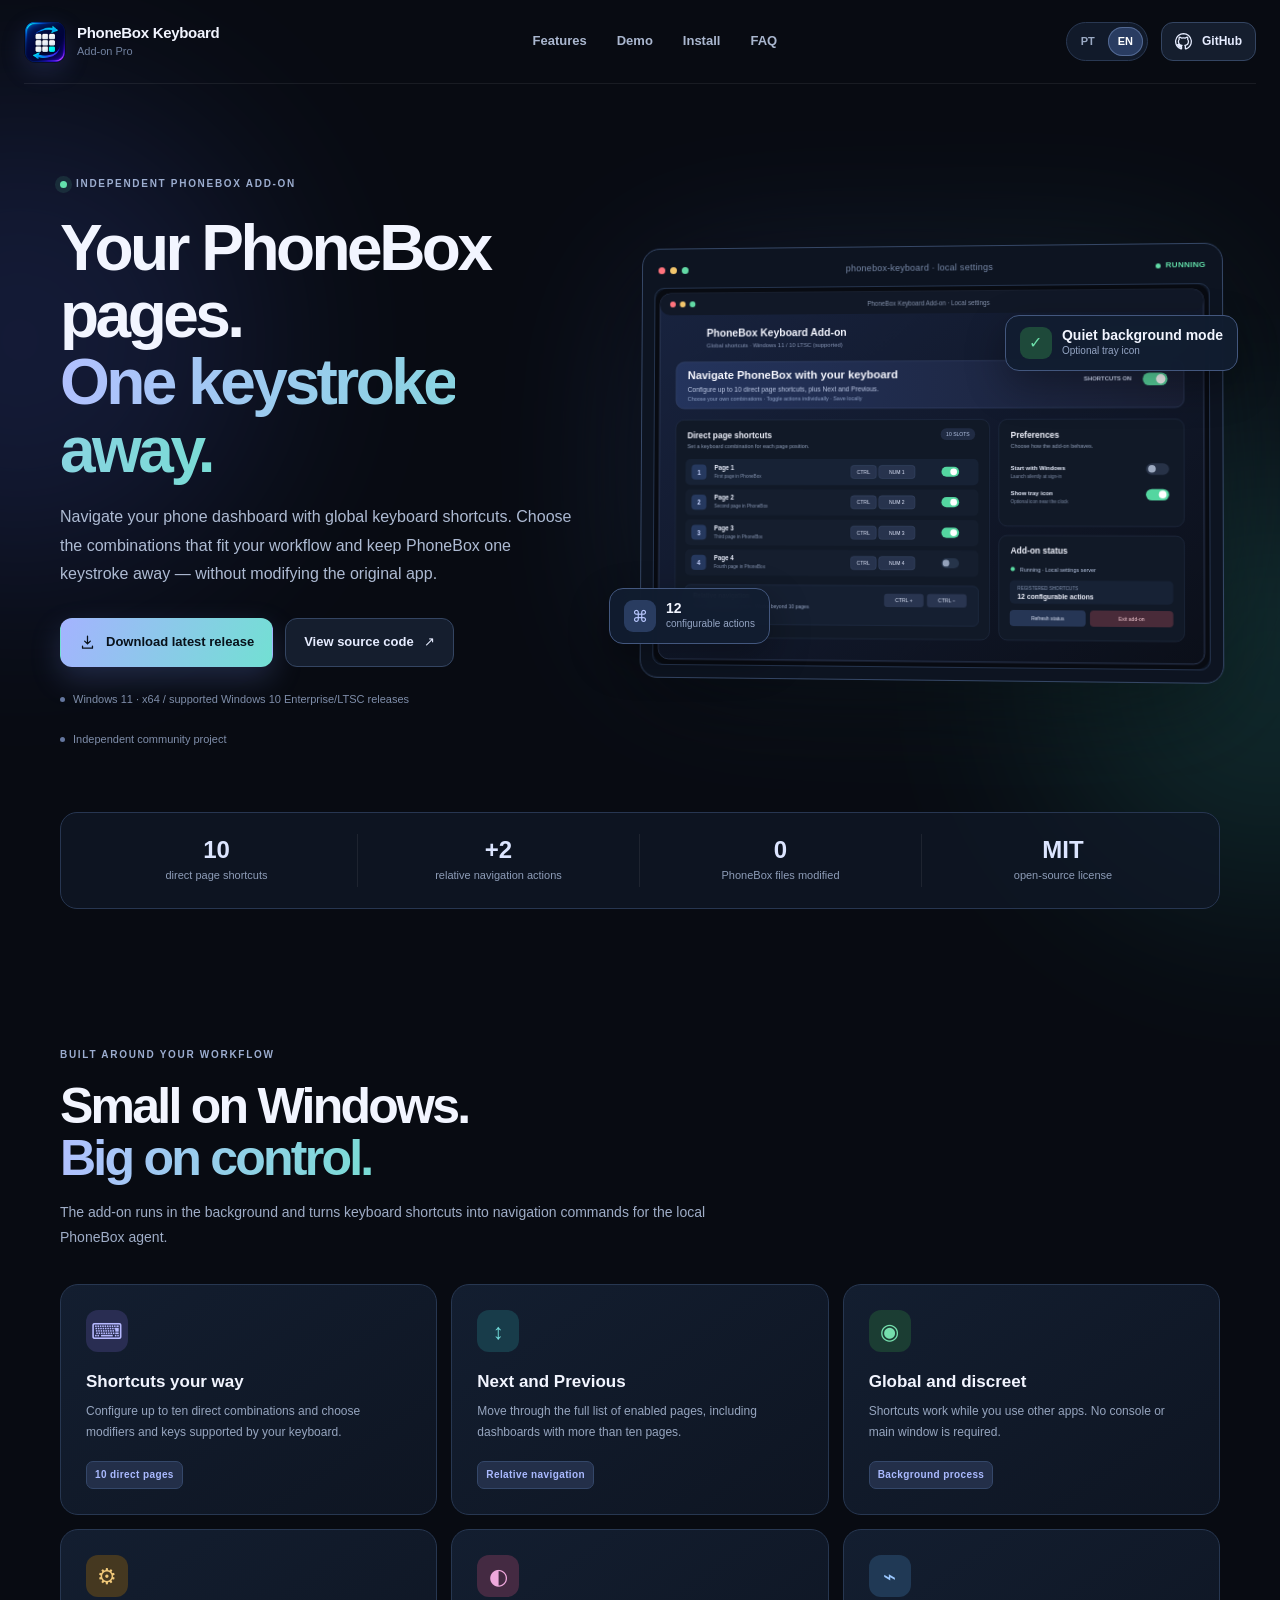
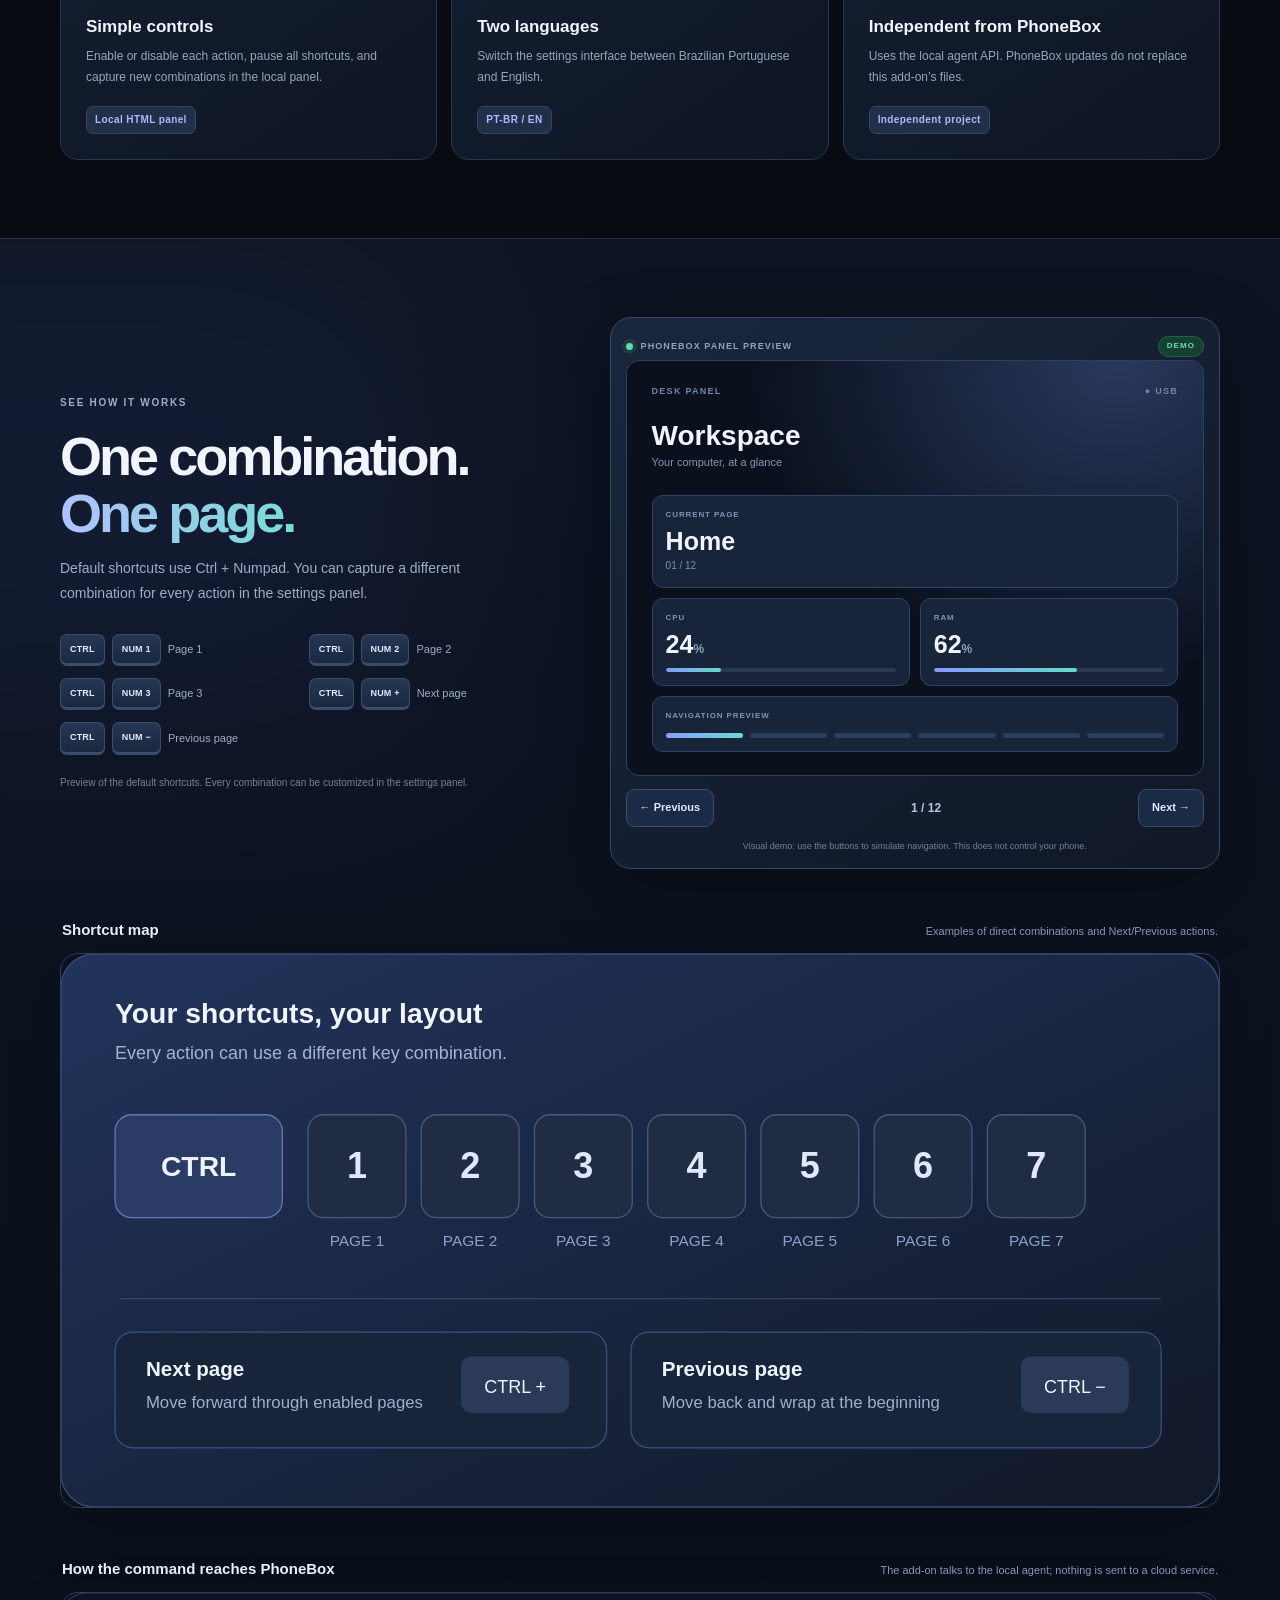
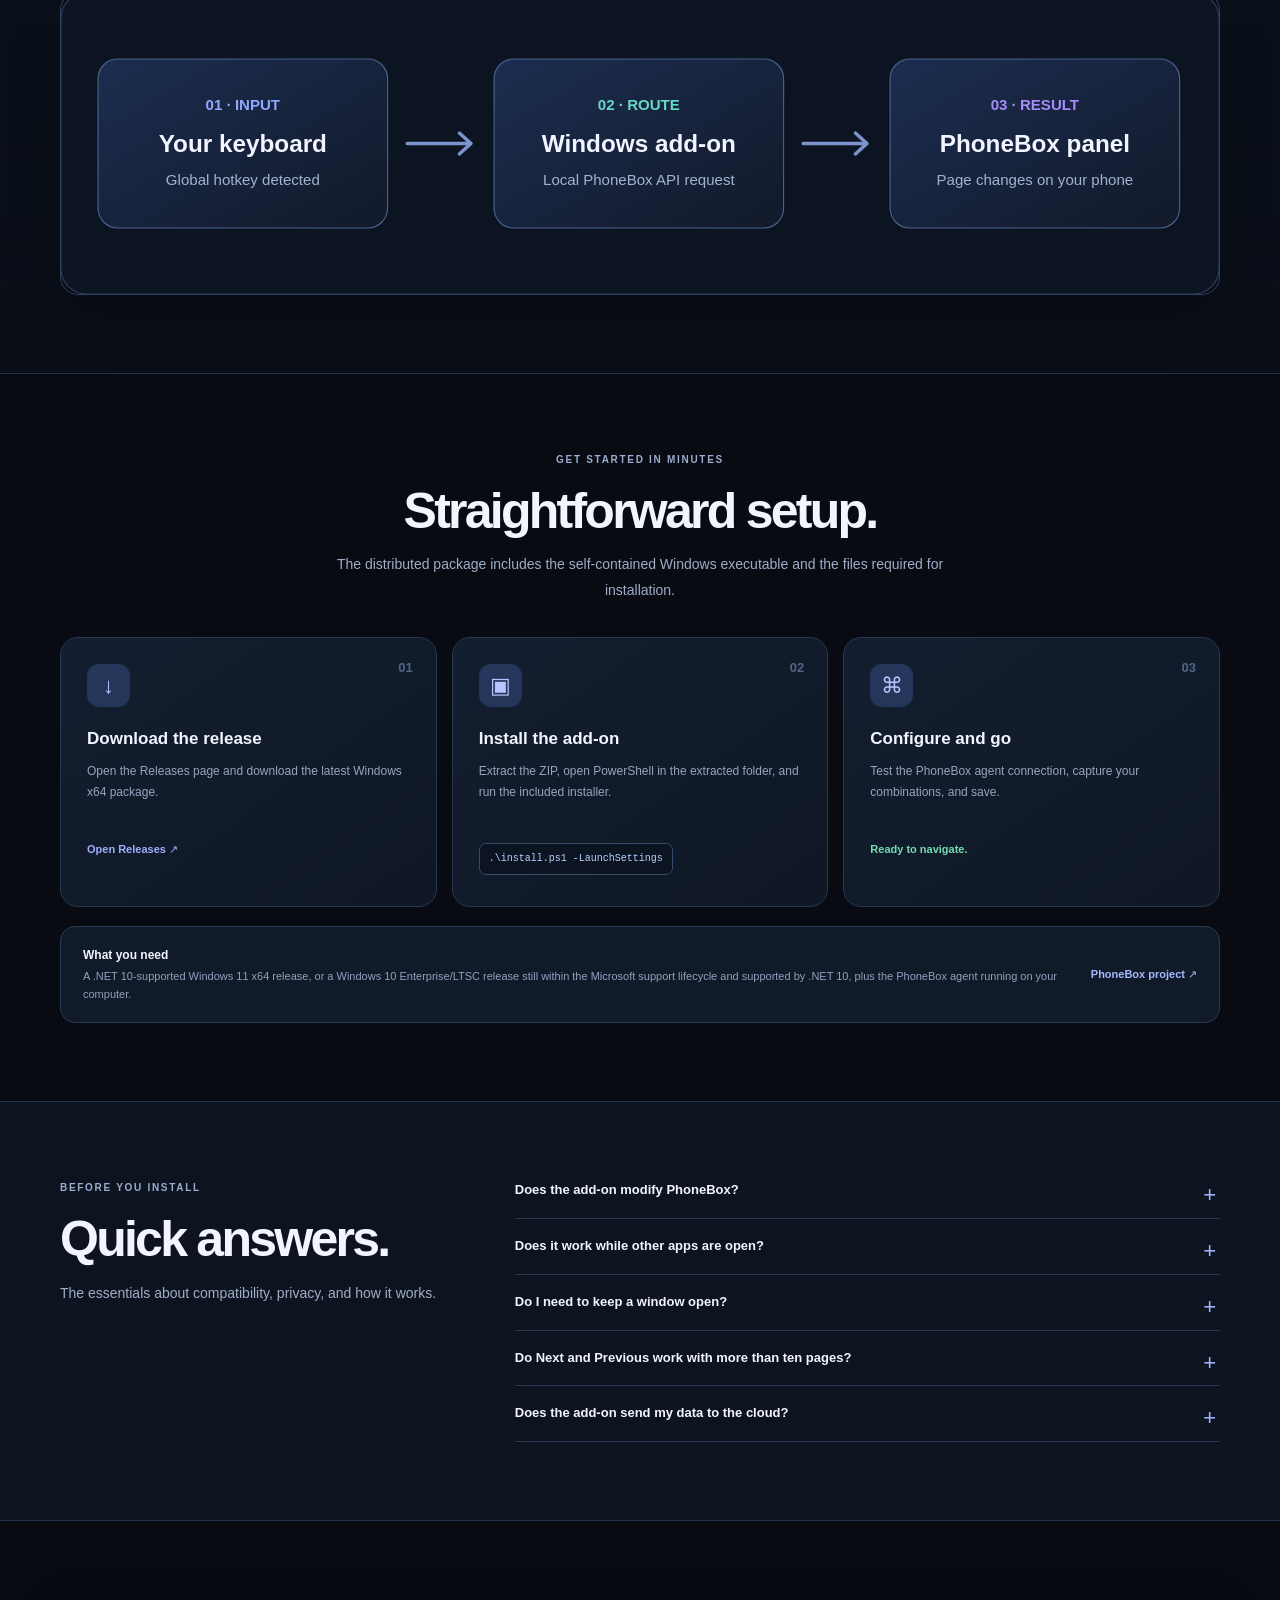
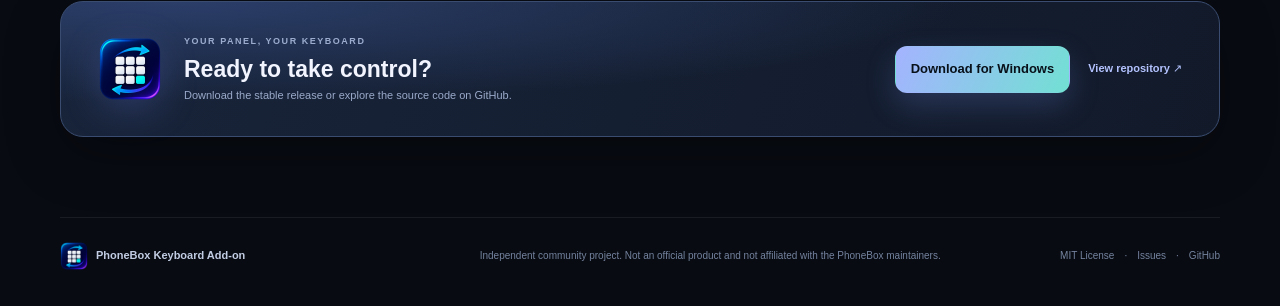
<file: site/index.html>
<!doctype html>
<html lang="pt-BR">
<head>
  <meta charset="utf-8">
  <meta name="viewport" content="width=device-width, initial-scale=1">
  <meta name="color-scheme" content="dark">
  <meta name="theme-color" content="#0b0e17">
  <meta name="description" content="Navigate PhoneBox pages with configurable global keyboard shortcuts on Windows. Ten direct page shortcuts, plus Next and Previous.">
  <meta property="og:type" content="website">
  <meta property="og:title" content="PhoneBox Keyboard Add-on">
  <meta property="og:description" content="Your PhoneBox pages. One keystroke away.">
  <meta property="og:image" content="https://ultraalmir.github.io/Keyboard-Addon-for-PhoneBox/assets/panel-preview.svg">
  <title>PhoneBox Keyboard Add-on — Your pages, one keystroke away</title>
  <link rel="icon" href="assets/favicon.ico" sizes="any">
  <link rel="icon" href="assets/phonebox-keyboard.png" type="image/png">
  <link rel="stylesheet" href="assets/site.css">
</head>
<body>
  <div class="ambient ambient-one" aria-hidden="true"></div>
  <div class="ambient ambient-two" aria-hidden="true"></div>
  <header class="site-header">
    <a class="brand" href="#top" aria-label="Início do PhoneBox Keyboard Add-on" data-i18n-aria="brandHomeLabel">
      <img src="assets/phonebox-keyboard.png" alt="" width="42" height="42">
      <span><strong>PhoneBox Keyboard</strong><small>Add-on Pro</small></span>
    </a>
    <nav class="desktop-nav" aria-label="Navegação principal" data-i18n-aria="mainNavigationLabel">
      <a href="#features" data-i18n="navFeatures">Recursos</a>
      <a href="#demo" data-i18n="navDemo">Demonstração</a>
      <a href="#install" data-i18n="navInstall">Instalação</a>
      <a href="#faq" data-i18n="navFaq">Dúvidas</a>
    </nav>
    <div class="header-actions">
      <div class="language-switch" role="group" aria-label="Seletor de idioma" data-i18n-aria="languagePickerLabel">
        <button type="button" data-language="pt-BR" class="active" aria-pressed="true">PT</button>
        <button type="button" data-language="en" aria-pressed="false">EN</button>
      </div>
      <a class="button button-small button-outline github-link" href="https://github.com/Ultraalmir/Keyboard-Addon-for-PhoneBox" target="_blank" rel="noopener noreferrer">
        <svg viewBox="0 0 24 24" aria-hidden="true"><path d="M12 .9a11.1 11.1 0 0 0-3.51 21.63c.56.1.76-.24.76-.54v-2.1c-3.1.67-3.76-1.32-3.76-1.32-.5-1.28-1.23-1.62-1.23-1.62-1.01-.69.08-.68.08-.68 1.12.08 1.71 1.15 1.71 1.15 1 .1.53 2.2 3.15 1.55.1-.72.39-1.21.7-1.49-2.47-.28-5.07-1.24-5.07-5.5 0-1.22.44-2.22 1.15-3-.12-.28-.5-1.42.11-2.96 0 0 .94-.3 3.05 1.15a10.6 10.6 0 0 1 5.55 0c2.12-1.45 3.05-1.15 3.05-1.15.61 1.54.23 2.68.12 2.96.71.78 1.14 1.78 1.14 3.02 0 4.27-2.6 5.21-5.08 5.49.4.35.75 1.02.75 2.06V22c0 .3.2.65.77.54A11.1 11.1 0 0 0 12 .9Z"/></svg>
        <span>GitHub</span>
      </a>
    </div>
  </header>

  <main id="top">
    <section class="hero wrap">
      <div class="hero-copy">
        <div class="eyebrow"><span class="pulse"></span><span data-i18n="eyebrow">COMPLEMENTO INDEPENDENTE PARA PHONEBOX</span></div>
        <h1 data-i18n="heroTitle">Suas páginas do PhoneBox.<br><em>Um atalho de distância.</em></h1>
        <p class="hero-lead" data-i18n="heroLead">Navegue pelo painel do seu celular usando combinações globais do teclado. Configure cada tecla do seu jeito e deixe o PhoneBox sempre a um toque de distância — sem modificar o aplicativo original.</p>
        <div class="hero-buttons">
          <a class="button button-primary" href="https://github.com/Ultraalmir/Keyboard-Addon-for-PhoneBox/releases/latest" target="_blank" rel="noopener noreferrer">
            <svg viewBox="0 0 24 24" aria-hidden="true"><path d="M12 3v11m0 0 4-4m-4 4-4-4M5 17v3h14v-3"/></svg>
            <span data-i18n="downloadLatest">Baixar versão mais recente</span>
          </a>
          <a class="button button-outline" href="https://github.com/Ultraalmir/Keyboard-Addon-for-PhoneBox" target="_blank" rel="noopener noreferrer">
            <span data-i18n="viewSource">Ver código-fonte</span><span aria-hidden="true">↗</span>
          </a>
        </div>
        <div class="hero-meta">
          <span><i class="meta-dot"></i><span data-i18n="windowsOnly">Windows 11 · x64 / Windows 10 Enterprise-LTSC em versões suportadas</span></span>
          <span><i class="meta-dot"></i><span data-i18n="communityProject">Projeto comunitário independente</span></span>
        </div>
      </div>
      <div class="hero-visual">
        <div class="visual-glow"></div>
        <div class="preview-frame">
          <div class="preview-topline"><span class="traffic"><i></i><i></i><i></i></span><span>phonebox-keyboard · local settings</span><span class="preview-status"><i></i> <b data-i18n="running">EM EXECUÇÃO</b></span></div>
          <img src="assets/panel-preview.svg" alt="Prévia ilustrativa do painel de configurações com atalhos, navegação relativa e preferências" data-alt="panelAlt">
        </div>
        <div class="float-chip chip-left"><span class="chip-icon">⌘</span><span><b>12</b><small data-i18n="configurableActions">ações configuráveis</small></span></div>
        <div class="float-chip chip-right"><span class="chip-check">✓</span><span><b data-i18n="quietMode">Modo silencioso</b><small data-i18n="trayOptional">Ícone de bandeja opcional</small></span></div>
      </div>
    </section>

    <section class="trust-strip wrap" aria-label="Destaques do projeto" data-i18n-aria="projectHighlightsLabel">
      <div><strong>10</strong><span data-i18n="statDirect">atalhos diretos para páginas</span></div>
      <div><strong>+2</strong><span data-i18n="statRelative">ações de navegação relativa</span></div>
      <div><strong>0</strong><span data-i18n="statChanges">arquivos do PhoneBox modificados</span></div>
      <div><strong>MIT</strong><span data-i18n="statLicense">licença de código aberto</span></div>
    </section>

    <section class="section wrap" id="features">
      <div class="section-heading">
        <div class="eyebrow" data-i18n="featuresEyebrow">FEITO PARA O SEU FLUXO</div>
        <h2 data-i18n="featuresTitle">Pequeno no Windows.<br><em>Grande no controle.</em></h2>
        <p data-i18n="featuresLead">O add-on roda em segundo plano e transforma atalhos do teclado em comandos de navegação para o agente local do PhoneBox.</p>
      </div>
      <div class="feature-grid">
        <article class="feature-card"><div class="feature-icon violet">⌨</div><h3 data-i18n="feature1Title">Atalhos do seu jeito</h3><p data-i18n="feature1Text">Configure até dez combinações diretas e escolha modificadores e teclas compatíveis com seu teclado.</p><span class="feature-tag" data-i18n="feature1Tag">10 páginas diretas</span></article>
        <article class="feature-card"><div class="feature-icon cyan">↕</div><h3 data-i18n="feature2Title">Próxima e anterior</h3><p data-i18n="feature2Text">Avance ou volte pela lista completa de páginas habilitadas, inclusive quando seu painel tiver mais de dez.</p><span class="feature-tag" data-i18n="feature2Tag">Navegação relativa</span></article>
        <article class="feature-card"><div class="feature-icon green">◉</div><h3 data-i18n="feature3Title">Global e discreto</h3><p data-i18n="feature3Text">Os atalhos funcionam enquanto você usa outros programas. Sem console ou janela principal.</p><span class="feature-tag" data-i18n="feature3Tag">Processo em segundo plano</span></article>
        <article class="feature-card"><div class="feature-icon amber">⚙</div><h3 data-i18n="feature4Title">Controle simples</h3><p data-i18n="feature4Text">Ative ou desative cada ação, pause todos os atalhos e capture novas combinações no painel local.</p><span class="feature-tag" data-i18n="feature4Tag">Painel HTML local</span></article>
        <article class="feature-card"><div class="feature-icon pink">◐</div><h3 data-i18n="feature5Title">Dois idiomas</h3><p data-i18n="feature5Text">A interface de configurações pode ser alternada entre Português (Brasil) e English.</p><span class="feature-tag" data-i18n="feature5Tag">PT-BR / EN</span></article>
        <article class="feature-card"><div class="feature-icon blue">⌁</div><h3 data-i18n="feature6Title">Independente do PhoneBox</h3><p data-i18n="feature6Text">Usa a API local do agente. Atualizações do PhoneBox não substituem os arquivos deste complemento.</p><span class="feature-tag" data-i18n="feature6Tag">Projeto independente</span></article>
      </div>
    </section>

    <section class="section demo-section" id="demo">
      <div class="wrap demo-layout">
        <div class="demo-copy">
          <div class="eyebrow" data-i18n="demoEyebrow">VEJA COMO FUNCIONA</div>
          <h2 data-i18n="demoTitle">Uma combinação.<br><em>Uma página.</em></h2>
          <p data-i18n="demoLead">Os atalhos padrão usam Ctrl + Numpad. No painel, você pode capturar outras combinações para cada ação.</p>
          <div class="shortcut-examples">
            <div><span class="keycap">CTRL</span><span class="keycap">NUM 1</span><span class="example-label" data-i18n="pageOne">Página 1</span></div>
            <div><span class="keycap">CTRL</span><span class="keycap">NUM 2</span><span class="example-label" data-i18n="pageTwo">Página 2</span></div>
            <div><span class="keycap">CTRL</span><span class="keycap">NUM 3</span><span class="example-label" data-i18n="pageThree">Página 3</span></div>
            <div><span class="keycap">CTRL</span><span class="keycap">NUM +</span><span class="example-label" data-i18n="nextPage">Próxima página</span></div>
            <div><span class="keycap">CTRL</span><span class="keycap">NUM −</span><span class="example-label" data-i18n="previousPage">Página anterior</span></div>
          </div>
          <p class="fine-print" data-i18n="demoNote">Prévia dos atalhos padrão. Todas as combinações podem ser personalizadas no painel.</p>
        </div>
        <div class="demo-device-card">
          <div class="device-head"><span class="device-dot"></span><span data-i18n="phonePreview">PRÉVIA DO PAINEL PHONEBOX</span><span class="device-live" data-i18n="liveDemo">DEMO</span></div>
          <div class="device-screen">
            <div class="screen-top"><span data-i18n="deskPanel">DESK PANEL</span><span>● USB</span></div>
            <div class="screen-title" data-i18n="screenTitle">Workspace</div>
            <div class="screen-subtitle" data-i18n="screenSubtitle">Seu computador, em um só lugar</div>
            <div class="screen-widgets"><div class="widget widget-wide"><small data-i18n="activePage">PÁGINA ATUAL</small><strong id="demoPageName">Home</strong><span id="demoPageNumber">01 / 12</span></div><div class="widget"><small>CPU</small><strong>24<span>%</span></strong><div class="meter"><i style="width:24%"></i></div></div><div class="widget"><small>RAM</small><strong>62<span>%</span></strong><div class="meter"><i style="width:62%"></i></div></div><div class="widget widget-wide"><small data-i18n="shortcutDemo">NAVEGAÇÃO DE DEMONSTRAÇÃO</small><div class="screen-pages" id="screenPages"><i class="selected"></i><i></i><i></i><i></i><i></i><i></i></div></div></div>
          </div>
          <div class="demo-controls"><button type="button" id="demoPrev" aria-label="Página de demonstração anterior" data-i18n-aria="demoPreviousPageLabel">← <span data-i18n="previous">Anterior</span></button><div class="demo-counter" id="demoCounter">1 / 12</div><button type="button" id="demoNext" aria-label="Próxima página de demonstração" data-i18n-aria="demoNextPageLabel"><span data-i18n="next">Próxima</span> →</button></div>
          <div class="demo-hint" data-i18n="demoInteractiveHint">Demonstração visual: use os botões para simular a navegação. Isso não controla seu telefone.</div>
        </div>
      </div>
      <div class="wrap diagram-wrap shortcut-map-wrap">
        <div class="diagram-caption"><strong data-i18n="shortcutMapTitle">Mapa visual dos atalhos</strong><span data-i18n="shortcutMapDesc">Exemplos de combinações diretas e ações Próxima/Anterior.</span></div>
        <img src="assets/shortcut-demo.svg" alt="Mapa visual dos atalhos de teclado" data-alt="shortcutAlt">
      </div>
      <div class="wrap diagram-wrap">
        <div class="diagram-caption"><strong data-i18n="flowTitle">Como o comando chega ao PhoneBox</strong><span data-i18n="flowDesc">O complemento conversa com o agente local; nada é enviado para um serviço em nuvem.</span></div>
        <img src="assets/navigation-flow.svg" alt="Fluxo: teclado, complemento Windows e painel PhoneBox" data-alt="flowAlt">
      </div>
    </section>

    <section class="section wrap" id="install">
      <div class="section-heading centered">
        <div class="eyebrow" data-i18n="installEyebrow">COMECE EM POUCOS MINUTOS</div>
        <h2 data-i18n="installTitle">Instalação sem complicação.</h2>
        <p data-i18n="installLead">O pacote distribuído já inclui o executável Windows autocontido e os arquivos necessários para instalar.</p>
      </div>
      <div class="steps-grid">
        <article class="step-card"><div class="step-number">01</div><div class="step-icon">↓</div><h3 data-i18n="step1Title">Baixe a versão</h3><p data-i18n="step1Text">Abra a página de Releases e baixe o pacote mais recente para Windows x64.</p><a href="https://github.com/Ultraalmir/Keyboard-Addon-for-PhoneBox/releases/latest" target="_blank" rel="noopener noreferrer" data-i18n="step1Link">Abrir Releases ↗</a></article>
        <article class="step-card"><div class="step-number">02</div><div class="step-icon">▣</div><h3 data-i18n="step2Title">Instale o add-on</h3><p data-i18n="step2Text">Extraia o ZIP, abra PowerShell na pasta extraída e execute o instalador incluído.</p><code>.\install.ps1 -LaunchSettings</code></article>
        <article class="step-card"><div class="step-number">03</div><div class="step-icon">⌘</div><h3 data-i18n="step3Title">Configure e use</h3><p data-i18n="step3Text">Teste a conexão com o agente PhoneBox, capture suas combinações e salve.</p><span class="step-note" data-i18n="step3Note">Pronto para navegar.</span></article>
      </div>
      <div class="requirements"><div><strong data-i18n="requirementsTitle">Você vai precisar de</strong><span data-i18n="requirementsText">Windows 11 x64 em versão compatível com .NET 10, ou Windows 10 Enterprise/LTSC em versão ainda suportada pela Microsoft e compatível com .NET 10; e o agente PhoneBox em execução.</span></div><a href="https://github.com/ersinkoc/phonebox" target="_blank" rel="noopener noreferrer" data-i18n="phoneboxProject">Projeto PhoneBox ↗</a></div>
    </section>

    <section class="section faq-section" id="faq">
      <div class="wrap faq-layout">
        <div class="section-heading"><div class="eyebrow" data-i18n="faqEyebrow">ANTES DE INSTALAR</div><h2 data-i18n="faqTitle">Perguntas rápidas.</h2><p data-i18n="faqLead">O essencial sobre compatibilidade, privacidade e funcionamento.</p></div>
        <div class="faq-list">
          <details><summary data-i18n="faq1Q">O add-on modifica o PhoneBox?</summary><p data-i18n="faq1A">Não. É um complemento independente para Windows. Ele envia solicitações de navegação à API local do agente PhoneBox e não substitui nem injeta arquivos no aplicativo original.</p></details>
          <details><summary data-i18n="faq2Q">Ele funciona com outros programas abertos?</summary><p data-i18n="faq2A">Sim. As combinações são registradas globalmente pelo Windows. Se outro aplicativo já usar a mesma combinação, o registro pode falhar; escolha outra tecla no painel.</p></details>
          <details><summary data-i18n="faq3Q">Preciso deixar uma janela aberta?</summary><p data-i18n="faq3A">Não. O processo funciona em segundo plano, sem console ou janela principal. O ícone da bandeja é opcional e pode ser ativado nas preferências.</p></details>
          <details><summary data-i18n="faq4Q">Próxima e Anterior funcionam com mais de dez páginas?</summary><p data-i18n="faq4A">Sim. A partir do PhoneBox 0.9.31, Próxima e Anterior usam os webhooks nativos do agente, que acompanham a página realmente exibida e param nas extremidades.</p></details>
          <details><summary data-i18n="faq5Q">O complemento envia meus dados para a nuvem?</summary><p data-i18n="faq5A">O complemento não utiliza telemetria nem serviços em nuvem. Seu painel de configurações local escuta em loopback no próprio computador e a navegação é enviada ao agente local do PhoneBox.</p></details>
        </div>
      </div>
    </section>

    <section class="final-cta wrap">
      <div class="cta-mark"><img src="assets/phonebox-keyboard.png" alt="" width="64" height="64"></div>
      <div><div class="eyebrow" data-i18n="ctaEyebrow">SEU PAINEL, SEU TECLADO</div><h2 data-i18n="ctaTitle">Pronto para assumir o controle?</h2><p data-i18n="ctaLead">Baixe a versão estável ou explore o código-fonte no GitHub.</p></div>
      <div class="cta-actions"><a class="button button-primary" href="https://github.com/Ultraalmir/Keyboard-Addon-for-PhoneBox/releases/latest" target="_blank" rel="noopener noreferrer" data-i18n="downloadCta">Baixar para Windows</a><a class="text-link" href="https://github.com/Ultraalmir/Keyboard-Addon-for-PhoneBox" target="_blank" rel="noopener noreferrer" data-i18n="starRepo">Ver repositório ↗</a></div>
    </section>
  </main>

  <footer class="site-footer wrap"><a class="footer-brand" href="#top"><img src="assets/phonebox-keyboard.png" alt="" width="28" height="28"><strong>PhoneBox Keyboard Add-on</strong></a><p data-i18n="footerNote">Projeto comunitário independente. Não é um produto oficial nem afiliado aos mantenedores do PhoneBox.</p><div><a href="https://github.com/Ultraalmir/Keyboard-Addon-for-PhoneBox/blob/main/LICENSE" target="_blank" rel="noopener noreferrer">MIT License</a><span>·</span><a href="https://github.com/Ultraalmir/Keyboard-Addon-for-PhoneBox/issues" target="_blank" rel="noopener noreferrer">Issues</a><span>·</span><a href="https://github.com/Ultraalmir/Keyboard-Addon-for-PhoneBox" target="_blank" rel="noopener noreferrer">GitHub</a></div></footer>

  <script src="assets/site.js" defer></script>
</body>
</html>
</file>
<file: site/assets/site.css>
:root{color-scheme:dark;--bg:#080b12;--surface:#101725;--surface2:#141e2f;--surface3:#1a2740;--line:#283752;--text:#f2f5ff;--muted:#a0aec8;--subtle:#71819f;--accent:#9aaaff;--accent2:#71d8d0;--green:#69e0ad;--radius:22px;--shadow:0 30px 90px #0006;font-family:Inter,Segoe UI,Arial,sans-serif;font-synthesis:none;text-rendering:optimizeLegibility}
*{box-sizing:border-box}html{scroll-behavior:smooth;scroll-padding-top:90px}body{margin:0;background:var(--bg);color:var(--text);line-height:1.6;overflow-x:hidden}a{color:inherit;text-decoration:none}button{font:inherit}.ambient{position:absolute;pointer-events:none;filter:blur(100px);opacity:.16;border-radius:50%;z-index:-1}.ambient-one{width:480px;height:480px;top:100px;left:-220px;background:#536df4}.ambient-two{width:440px;height:420px;top:470px;right:-210px;background:#36bba9}.wrap{width:min(1160px,calc(100% - 48px));margin-inline:auto}
.site-header{width:min(1240px,calc(100% - 48px));height:84px;margin:auto;display:flex;align-items:center;justify-content:space-between;gap:28px;border-bottom:1px solid #ffffff12;position:relative;z-index:5}.brand{display:flex;align-items:center;gap:11px;min-width:220px}.brand img{width:42px;height:42px;object-fit:contain;border-radius:12px;box-shadow:0 8px 24px #6375df30}.brand span{display:flex;flex-direction:column;line-height:1.2}.brand strong{font:700 15px 'Segoe UI',Inter,Arial,sans-serif;letter-spacing:-.02em}.brand small{color:var(--subtle);font-size:11px;margin-top:4px}.desktop-nav{display:flex;align-items:center;gap:30px}.desktop-nav a{font-size:13px;font-weight:600;color:#aab7cf;transition:color .2s}.desktop-nav a:hover,.site-footer a:hover{color:#fff}.header-actions{display:flex;align-items:center;gap:13px}.language-switch{display:flex;gap:3px;border:1px solid #293852;background:#111a2a;border-radius:999px;padding:4px}.language-switch button{border:0;background:transparent;color:#9baac4;padding:6px 10px;border-radius:999px;cursor:pointer;font-size:11px;font-weight:800}.language-switch button.active{background:#293c61;color:white;box-shadow:inset 0 0 0 1px #536992}
.button{display:inline-flex;align-items:center;justify-content:center;gap:10px;border:1px solid transparent;border-radius:12px;padding:13px 18px;font-size:13px;font-weight:700;transition:transform .2s,border-color .2s,background .2s;cursor:pointer}.button:hover{transform:translateY(-2px)}.button svg{width:17px;height:17px;fill:none;stroke:currentColor;stroke-width:1.8;stroke-linecap:round;stroke-linejoin:round}.button-small{padding:9px 13px;font-size:12px}.button-primary{color:#08111a;background:linear-gradient(115deg,#a4b3ff,#72e0d3);box-shadow:0 12px 30px #718be63b}.button-primary:hover{box-shadow:0 16px 42px #718be65c}.button-outline{color:#e6ecff;border-color:#344562;background:#151e2e}.button-outline:hover{border-color:#6f82b5;background:#1b2942}
.hero{padding-top:92px;padding-bottom:64px;display:grid;grid-template-columns:.94fr 1.06fr;align-items:center;gap:58px}.eyebrow{display:flex;align-items:center;gap:9px;color:#9cadcf;font-size:10px;font-weight:800;letter-spacing:.17em;text-transform:uppercase}.pulse{width:7px;height:7px;border-radius:50%;background:#64e0ac;box-shadow:0 0 0 5px #64e0ac1c}.hero h1,.section-heading h2,.demo-copy h2{font:700 clamp(40px,5.2vw,64px)/1.05 'Segoe UI',Inter,Arial,sans-serif;letter-spacing:-.055em;margin:23px 0 19px}.hero h1 em,.section-heading h2 em,.demo-copy h2 em{font-style:normal;color:transparent;background:linear-gradient(100deg,#b2c0ff,#79dcd5);background-clip:text}.hero-lead{color:#aebbd3;font-size:16px;line-height:1.8;max-width:550px}.hero-buttons{display:flex;gap:12px;flex-wrap:wrap;margin-top:29px}.hero-meta{display:flex;gap:22px;flex-wrap:wrap;margin-top:24px;color:#7f8eaa;font-size:11px}.hero-meta span{display:flex;align-items:center;gap:8px}.meta-dot{width:5px;height:5px;border-radius:50%;background:#64769e}.hero-visual{position:relative;min-width:0}.visual-glow{position:absolute;inset:10% 4%;background:linear-gradient(130deg,#6179ff,#42c5b5);filter:blur(85px);opacity:.2}.preview-frame{position:relative;background:#0d1421;border:1px solid #354766;border-radius:18px;padding:12px;box-shadow:var(--shadow);transform:perspective(1400px) rotateY(-4deg) rotateX(1.3deg)}.preview-frame>img{display:block;width:100%;height:auto;border-radius:10px;border:1px solid #25344e}.preview-topline{display:flex;align-items:center;justify-content:space-between;gap:10px;color:#7889a8;font-size:9px;padding:2px 4px 11px;letter-spacing:.03em}.traffic{display:flex;gap:5px}.traffic i{display:block;width:7px;height:7px;border-radius:50%;background:#ff737d}.traffic i:nth-child(2){background:#f2c56c}.traffic i:nth-child(3){background:#62d9a5}.preview-status{color:#61dca7;display:flex;align-items:center;gap:5px;font-size:8px;font-weight:800}.preview-status i{width:5px;height:5px;background:#61dca7;border-radius:50%}.float-chip{position:absolute;z-index:2;display:flex;align-items:center;gap:10px;padding:11px 14px;border:1px solid #43577e;border-radius:14px;background:#121d30eF;box-shadow:0 15px 40px #0005;backdrop-filter:blur(12px)}.float-chip b,.float-chip small{display:block}.float-chip b{font:700 14px 'Segoe UI',Inter,Arial,sans-serif}.float-chip small{font-size:10px;color:#95a5c4}.chip-left{left:-27px;bottom:35px}.chip-right{right:-18px;top:70px}.chip-icon,.chip-check{width:32px;height:32px;display:grid;place-items:center;border-radius:9px;background:#293c60;color:#bac8ff;font-weight:800}.chip-check{background:#1e493a;color:#6de1ab}
.trust-strip{display:grid;grid-template-columns:repeat(4,1fr);border:1px solid #273651;background:#101827b8;border-radius:17px;padding:21px 15px;margin-bottom:60px}.trust-strip div{text-align:center;padding:2px 10px;border-right:1px solid #ffffff12}.trust-strip div:last-child{border:0}.trust-strip strong{display:block;font:700 24px 'Segoe UI',Inter,Arial,sans-serif;color:#dce5ff}.trust-strip span{display:block;font-size:11px;color:#8e9db8;margin-top:3px}
.section{padding-top:78px;padding-bottom:78px}.section-heading{max-width:650px;margin-bottom:34px}.section-heading h2,.demo-copy h2{font-size:clamp(34px,4.4vw,50px);margin:17px 0 15px}.section-heading p,.demo-copy>p{color:#9fadc7;font-size:14px;line-height:1.8;margin:0}.feature-grid{display:grid;grid-template-columns:repeat(3,1fr);gap:14px}.feature-card{min-height:230px;padding:25px;border:1px solid #273751;background:linear-gradient(145deg,#131e30,#0e1522);border-radius:18px;transition:transform .2s,border-color .2s}.feature-card:hover{transform:translateY(-4px);border-color:#51668f}.feature-icon{width:42px;height:42px;border-radius:12px;display:grid;place-items:center;font-size:22px;font-weight:800;margin-bottom:20px}.feature-icon.violet{background:#292d52;color:#b6b9ff}.feature-icon.cyan{background:#183c4a;color:#71dbda}.feature-icon.green{background:#1b3d33;color:#75dfad}.feature-icon.amber{background:#453820;color:#f0c879}.feature-icon.pink{background:#442a42;color:#efa8dc}.feature-icon.blue{background:#203955;color:#9bc8ff}.feature-card h3{font:700 17px 'Segoe UI',Inter,Arial,sans-serif;margin:0 0 9px}.feature-card p{color:#96a5bf;font-size:12px;line-height:1.75;margin:0 0 17px}.feature-tag{font-size:10px;font-weight:700;letter-spacing:.04em;color:#aabaff;background:#232f49;border:1px solid #344769;padding:5px 8px;border-radius:7px;display:inline-block}
.demo-section{background:linear-gradient(180deg,#0d1421,#0b111c 70%,#090e17);border-top:1px solid #23324a;border-bottom:1px solid #23324a;position:relative;overflow:hidden}.demo-section:before{content:"";position:absolute;width:700px;height:500px;left:-260px;top:0;background:#4f66d8;opacity:.09;filter:blur(120px);pointer-events:none}.demo-layout{display:grid;grid-template-columns:.88fr 1.12fr;align-items:center;gap:70px;position:relative}.demo-copy h2{font-size:clamp(37px,4.5vw,54px)}.demo-copy>p{max-width:450px}.shortcut-examples{display:grid;grid-template-columns:1fr 1fr;gap:12px 18px;margin-top:27px}.shortcut-examples>div{display:flex;align-items:center;gap:7px;min-width:0}.keycap{display:inline-flex;align-items:center;justify-content:center;min-width:43px;padding:7px 9px;border:1px solid #3c4d6c;border-bottom-width:3px;border-radius:7px;background:linear-gradient(180deg,#263653,#1a2940);color:#e3eaff;font-size:9px;font-weight:800;letter-spacing:.02em;white-space:nowrap}.example-label{color:#9dacc8;font-size:11px;white-space:nowrap}.fine-print{font-size:10px!important;color:#71819d!important;margin-top:19px!important}.demo-device-card{border:1px solid #374968;border-radius:21px;padding:15px;background:linear-gradient(145deg,#19263c,#101827);box-shadow:0 24px 70px #0005}.device-head{height:27px;display:flex;align-items:center;gap:8px;color:#92a2bf;font-size:9px;font-weight:800;letter-spacing:.12em}.device-dot{width:7px;height:7px;background:#5edda5;border-radius:50%;box-shadow:0 0 0 4px #5edda51b}.device-live{margin-left:auto;color:#6bdcb1;background:#16402f;border:1px solid #246348;border-radius:999px;padding:3px 8px;font-size:8px}.device-screen{background:radial-gradient(ellipse at 85% 0,#29385c 0,transparent 53%),#0a111d;border:1px solid #2d405e;border-radius:13px;min-height:330px;padding:23px 25px}.screen-top{display:flex;justify-content:space-between;color:#7185a8;font-size:9px;font-weight:800;letter-spacing:.14em}.screen-title{font:700 28px 'Segoe UI',Inter,Arial,sans-serif;margin-top:22px}.screen-subtitle{font-size:11px;color:#8495b4;margin-top:2px}.screen-widgets{display:grid;grid-template-columns:1fr 1fr;gap:10px;margin-top:23px}.widget{background:#17243a;border:1px solid #2f4366;border-radius:11px;padding:13px}.widget small{display:block;color:#8194b8;font-size:8px;font-weight:800;letter-spacing:.11em}.widget strong{display:block;font:700 25px 'Segoe UI',Inter,Arial,sans-serif;margin-top:5px}.widget strong span{font-size:12px;color:#90a1c1}.widget-wide{grid-column:1/-1}.widget-wide>span{display:block;color:#7f91b2;font-size:10px;margin-top:2px}.meter{height:4px;border-radius:9px;background:#293954;margin-top:9px;overflow:hidden}.meter i{display:block;height:100%;border-radius:9px;background:linear-gradient(90deg,#859aff,#66dac8)}.screen-pages{display:flex;gap:7px;margin-top:11px}.screen-pages i{height:5px;flex:1;border-radius:6px;background:#2b3e5e}.screen-pages i.selected{background:linear-gradient(90deg,#8e9dff,#66d9d0)}.demo-controls{display:flex;align-items:center;justify-content:space-between;gap:12px;margin-top:13px}.demo-controls button{border:1px solid #3b4e6e;background:#1b2b45;border-radius:9px;color:#e1e9ff;padding:9px 13px;font-size:11px;font-weight:700;cursor:pointer}.demo-controls button:hover{background:#293e62}.demo-counter{font:700 12px 'Segoe UI',Inter,Arial,sans-serif;color:#b7c5e2}.demo-hint{margin-top:12px;color:#71829f;font-size:9px;text-align:center}.diagram-wrap{margin-top:52px;position:relative}.diagram-wrap img{width:100%;height:auto;display:block;border:1px solid #2d405e;border-radius:18px;box-shadow:0 20px 55px #0003}.diagram-caption{display:flex;align-items:baseline;justify-content:space-between;gap:18px;margin:0 2px 12px}.diagram-caption strong{font:700 15px 'Segoe UI',Inter,Arial,sans-serif;color:#e8eeff}.diagram-caption span{font-size:11px;color:#8596b6;text-align:right}
.centered{text-align:center;margin-inline:auto}.centered .eyebrow{justify-content:center}.steps-grid{display:grid;grid-template-columns:repeat(3,1fr);gap:15px}.step-card{position:relative;min-height:270px;padding:26px;border:1px solid #293954;border-radius:18px;background:linear-gradient(145deg,#131e30,#0f1724)}.step-number{position:absolute;top:22px;right:23px;color:#526584;font:700 13px 'Segoe UI',Inter,Arial,sans-serif}.step-icon{width:43px;height:43px;border-radius:12px;background:#24365a;color:#b6c5ff;display:grid;place-items:center;font-size:22px;margin-bottom:22px}.step-card h3{font:700 17px 'Segoe UI',Inter,Arial,sans-serif;margin:0 0 10px}.step-card p{color:#96a5bf;font-size:12px;line-height:1.75;min-height:62px}.step-card a,.step-note{font-size:11px;font-weight:700;color:#9eafff}.step-card code{display:inline-block;margin-top:8px;border:1px solid #374b6b;background:#0c1422;color:#b8d3ff;border-radius:7px;padding:7px 9px;font-size:10px}.step-note{color:#71dcb0}.requirements{display:flex;align-items:center;justify-content:space-between;gap:20px;margin-top:19px;padding:19px 22px;border:1px solid #2a3a55;border-radius:15px;background:#101a29}.requirements strong,.requirements span{display:block}.requirements strong{font-size:12px}.requirements span{color:#91a1bd;font-size:11px;margin-top:3px}.requirements a{font-size:11px;color:#a9b9ff;font-weight:700;white-space:nowrap}
.faq-section{background:#0d1420;border-top:1px solid #23324a;border-bottom:1px solid #23324a}.faq-layout{display:grid;grid-template-columns:.7fr 1.3fr;gap:75px}.faq-list details{border-bottom:1px solid #263650;padding:17px 0}.faq-list details:first-child{padding-top:0}.faq-list summary{font-size:13px;font-weight:700;cursor:pointer;list-style:none;position:relative;padding-right:34px}.faq-list summary::-webkit-details-marker{display:none}.faq-list summary:after{content:'+';position:absolute;right:4px;top:-3px;color:#9fb1ff;font-size:22px;font-weight:400}.faq-list details[open] summary:after{content:'−'}.faq-list p{font-size:12px;color:#96a5bf;line-height:1.8;margin:12px 32px 0 0}
.final-cta{margin-top:80px;margin-bottom:80px;border:1px solid #3a4c70;border-radius:23px;padding:32px 37px;background:radial-gradient(ellipse at 10% 0,#2b3e69 0,transparent 53%),linear-gradient(110deg,#18243a,#121a2a);display:flex;align-items:center;gap:22px;box-shadow:0 18px 55px #0004}.cta-mark img{display:block;width:64px;height:64px;filter:drop-shadow(0 9px 18px #7289ff3a)}.final-cta .eyebrow{font-size:9px}.final-cta h2{font:700 23px 'Segoe UI',Inter,Arial,sans-serif;margin:7px 0 4px}.final-cta p{font-size:11px;color:#9baaca;margin:0}.cta-actions{margin-left:auto;display:flex;align-items:center;gap:18px;flex-shrink:0}.cta-actions .button{padding:12px 15px}.text-link{font-size:11px;color:#b4c3ff;font-weight:700;white-space:nowrap}.site-footer{border-top:1px solid #ffffff12;padding-top:24px;padding-bottom:36px;display:grid;grid-template-columns:1fr 1.4fr auto;align-items:center;gap:18px;color:#74839e}.footer-brand{display:flex;align-items:center;gap:8px;color:#c2cde3;font-size:11px}.footer-brand img{border-radius:7px}.site-footer p{font-size:10px;margin:0}.site-footer>div{display:flex;gap:10px;align-items:center;font-size:10px}.site-footer a:hover{color:#dbe5ff}
@media(max-width:980px){.hero{grid-template-columns:1fr;gap:45px;padding-top:70px}.hero-copy{max-width:760px}.hero-visual{max-width:820px;margin-inline:auto;width:100%}.demo-layout{grid-template-columns:1fr;gap:35px}.demo-copy{max-width:700px}.faq-layout{grid-template-columns:1fr;gap:32px}.faq-layout .section-heading{margin-bottom:0}.site-footer{grid-template-columns:1fr 1fr}.site-footer>div{grid-column:1/-1}}
@media(max-width:720px){.site-header{height:72px}.desktop-nav{display:none}.brand{min-width:0}.brand strong{font-size:13px}.github-link span{display:none}.github-link{width:38px;height:38px;padding:0}.header-actions{gap:8px}.hero{padding-top:58px;padding-bottom:48px}.hero h1{font-size:clamp(38px,10vw,54px)}.hero-lead{font-size:14px}.hero-meta{gap:11px;flex-direction:column}.chip-left{left:-7px;bottom:16px}.chip-right{right:-6px;top:45px}.float-chip{padding:8px 10px}.float-chip small{font-size:8px}.trust-strip{grid-template-columns:1fr 1fr;gap:18px 0;margin-bottom:25px}.trust-strip div:nth-child(2){border-right:0}.trust-strip div:nth-child(3),.trust-strip div:nth-child(4){padding-top:13px;border-top:1px solid #ffffff12}.section{padding-top:60px;padding-bottom:60px}.feature-grid{grid-template-columns:1fr 1fr}.feature-card{padding:18px;min-height:245px}.feature-card h3{font-size:15px}.feature-card p{font-size:11px}.shortcut-examples{grid-template-columns:1fr}.demo-device-card{padding:10px}.device-screen{padding:18px;min-height:0}.steps-grid{grid-template-columns:1fr}.step-card{min-height:0}.step-card p{min-height:0}.requirements{align-items:flex-start;flex-direction:column}.final-cta{margin-top:55px;margin-bottom:55px;flex-wrap:wrap;padding:25px}.cta-mark img{width:52px;height:52px}.cta-actions{width:100%;margin:4px 0 0;flex-wrap:wrap}.site-footer{grid-template-columns:1fr;gap:12px}.site-footer>div{grid-column:auto}.preview-topline{font-size:7px}.preview-status b{font-size:7px}}
@media(max-width:440px){.wrap,.site-header{width:calc(100% - 30px)}.hero h1{font-size:37px}.hero-buttons{flex-direction:column;align-items:stretch}.hero-buttons .button{width:100%}.feature-grid{grid-template-columns:1fr}.feature-card{min-height:0}.float-chip{transform:scale(.9)}.screen-title{font-size:24px}.screen-widgets{gap:7px}.widget{padding:10px}.widget strong{font-size:21px}}
@media(prefers-reduced-motion:reduce){*,*:before,*:after{scroll-behavior:auto!important;animation-duration:.01ms!important;transition-duration:.01ms!important}}
</file>
